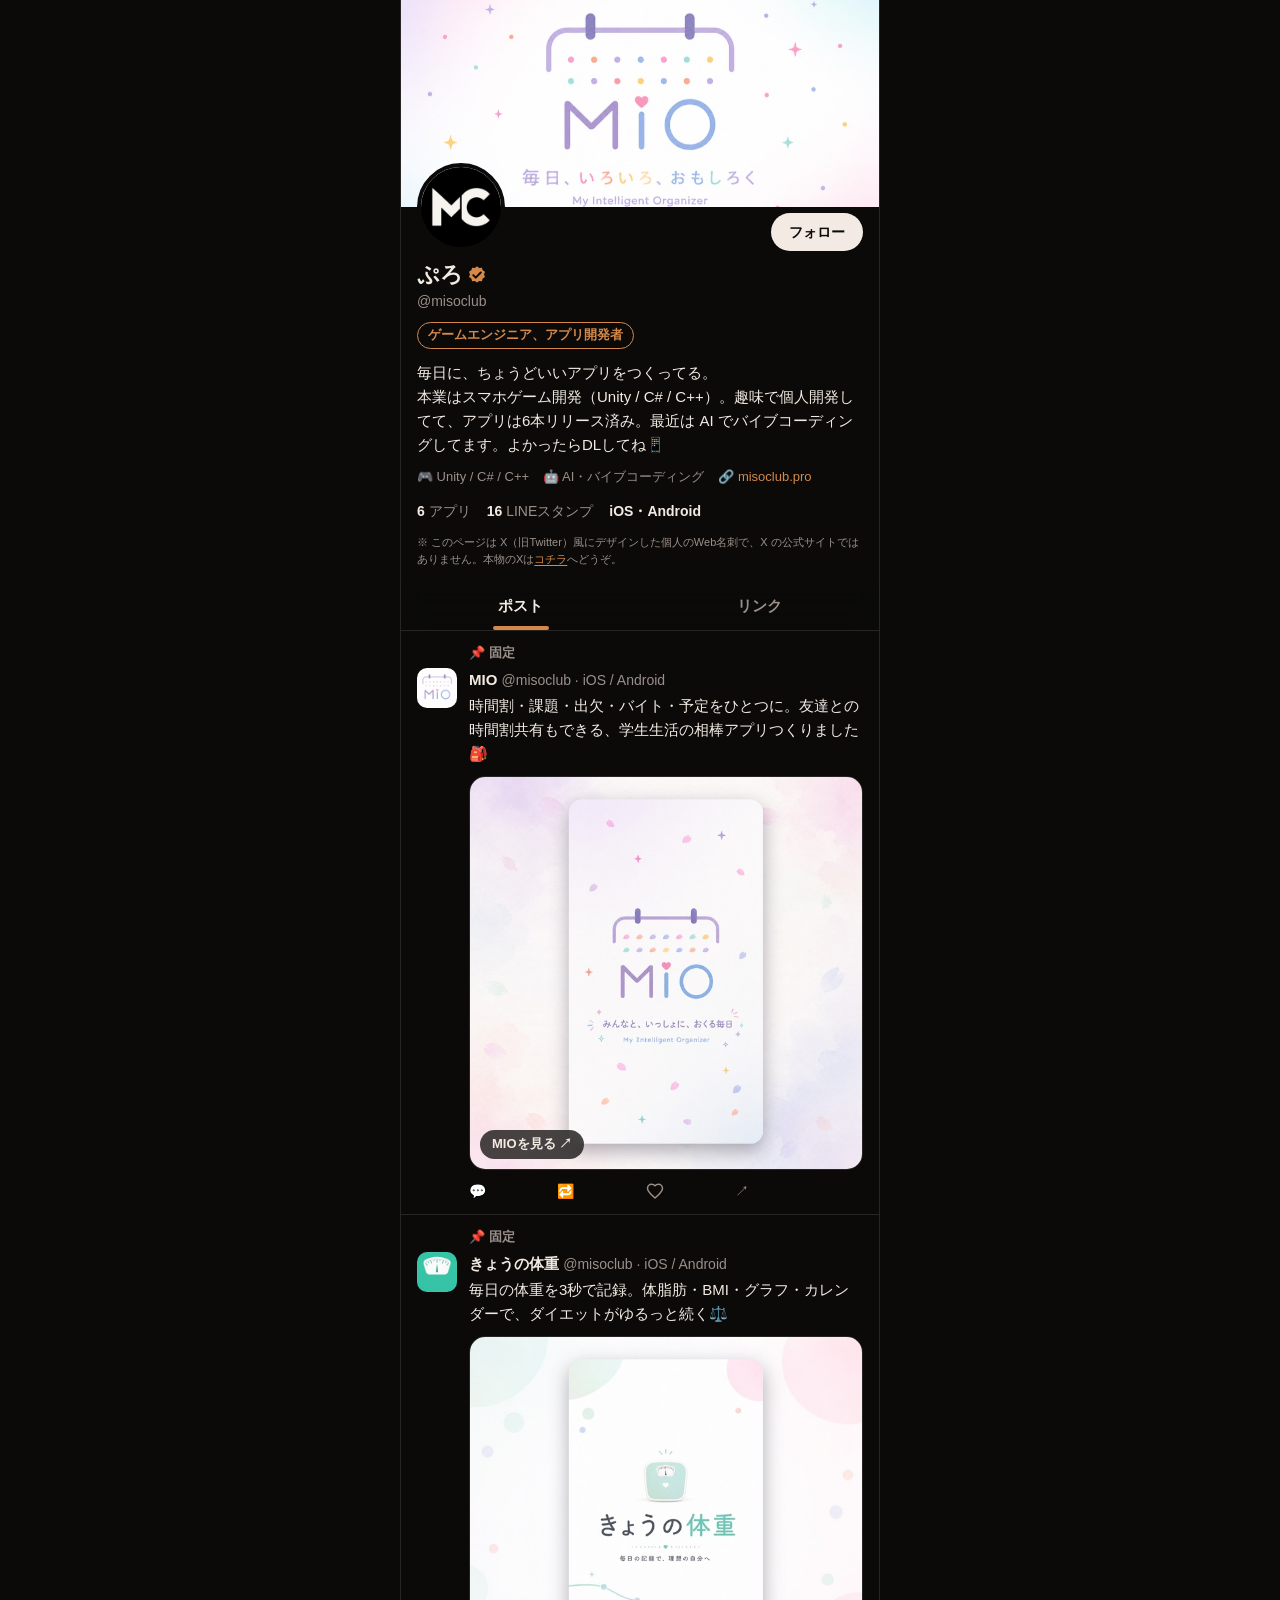
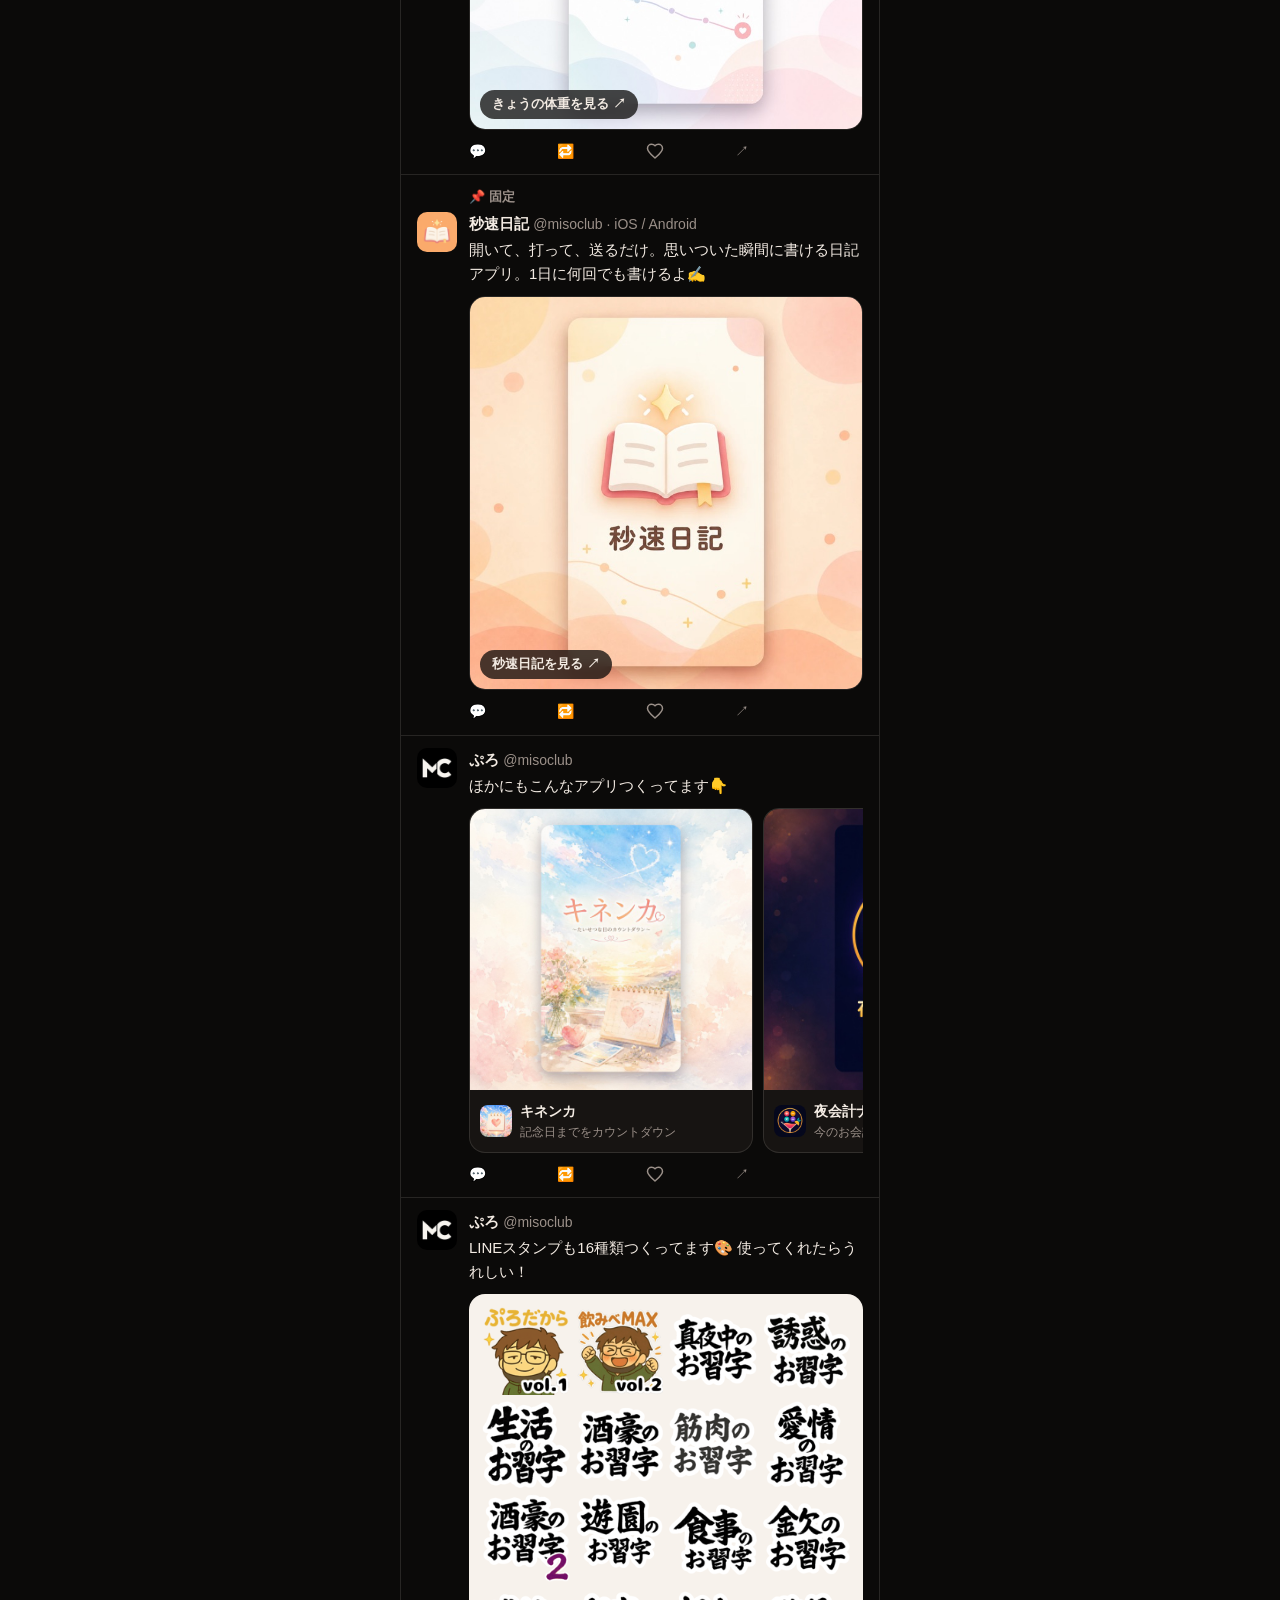
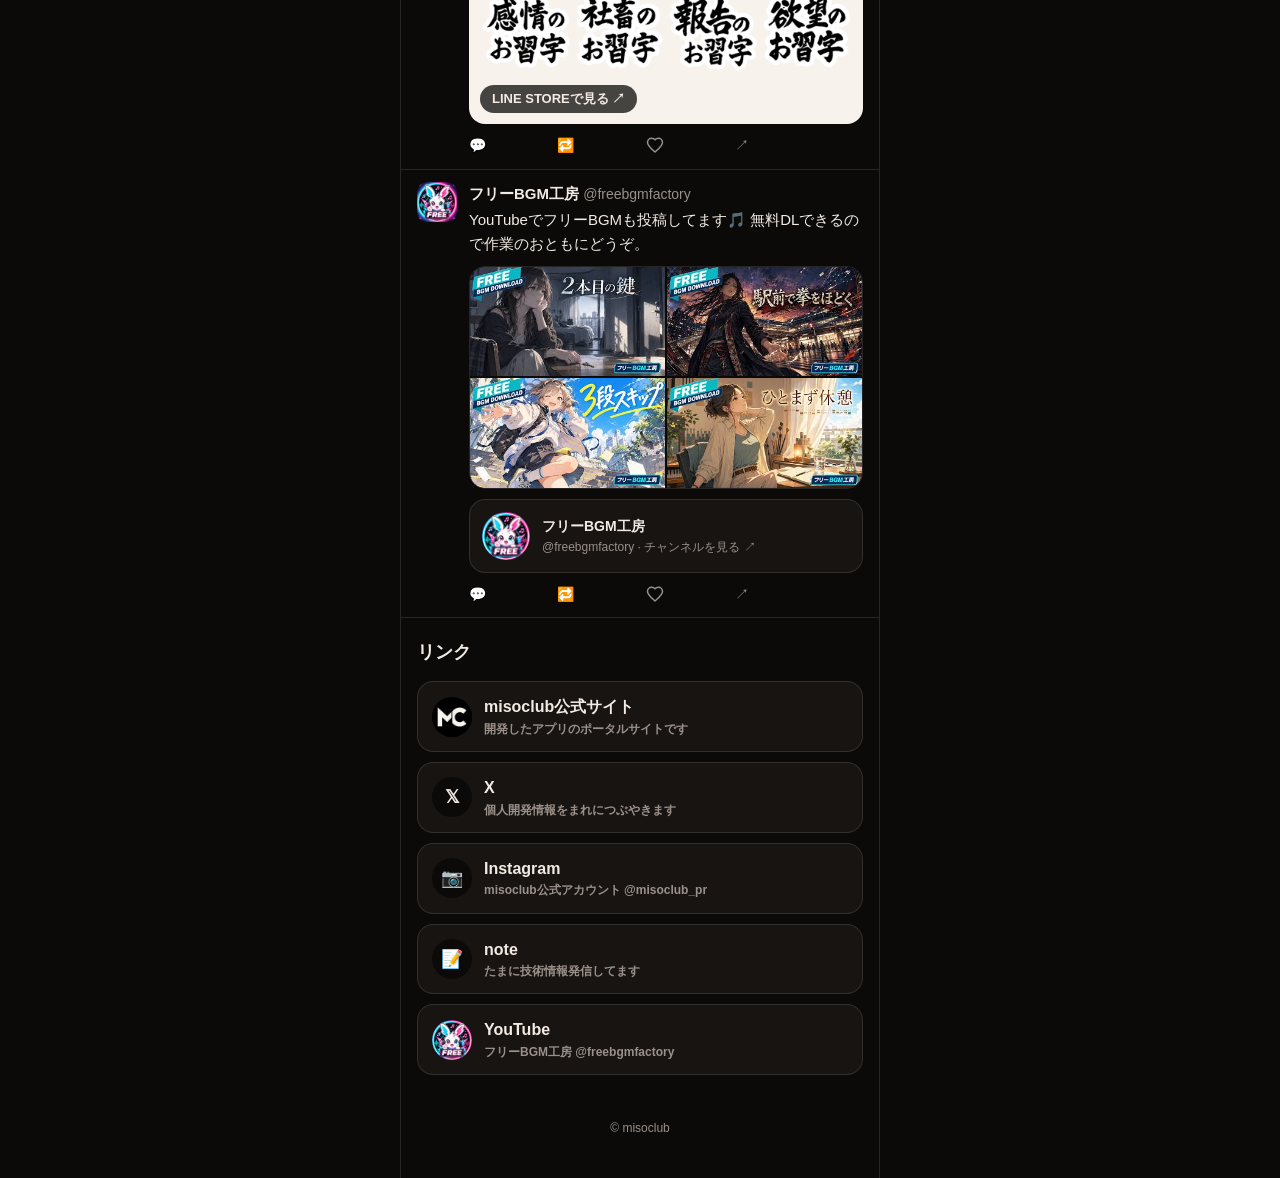
<file: docs/index.html>
<!DOCTYPE html>
<html lang="ja">
  <head>
    <meta charset="UTF-8" />
    <meta name="viewport" content="width=device-width, initial-scale=1.0, viewport-fit=cover" />
    <meta name="theme-color" content="#0b0a09" />
    <title>ぷろ (misoclub) | Web名刺</title>
    <meta name="description" content="ゲームエンジニア、アプリ開発者 ぷろ（misoclub）のWeb名刺です。" />
    <link rel="icon" href="./assets/avatar.png" />
    <link rel="stylesheet" href="./style.css" />
  </head>
  <body>
    <main class="app">
      <!-- ヘッダー -->
      <header class="cover">
        <img class="cover__img" src="./assets/header.jpg" alt="" />
      </header>

      <!-- プロフィール -->
      <section class="profile">
        <div class="profile__top">
          <img class="avatar" src="./assets/avatar.png" alt="misoclub のアイコン" width="96" height="96" />
          <a class="follow" href="https://x.com/misoclub_pr" target="_blank" rel="noopener">フォロー</a>
        </div>

        <h1 class="name">
          ぷろ
          <svg class="badge" viewBox="0 0 24 24" aria-label="認証済み"><path d="M12 1.5l2.6 2 3.3-.3.9 3.2 2.8 1.8-1.2 3.1 1.2 3.1-2.8 1.8-.9 3.2-3.3-.3-2.6 2-2.6-2-3.3.3-.9-3.2-2.8-1.8 1.2-3.1-1.2-3.1 2.8-1.8.9-3.2 3.3.3z"/><path class="badge__check" d="M7.5 12.2l3 3 6-6.2" /></svg>
        </h1>
        <p class="handle">@misoclub</p>
        <p class="role">ゲームエンジニア、アプリ開発者</p>

        <p class="bio">
          毎日に、ちょうどいいアプリをつくってる。<br />
          本業はスマホゲーム開発（Unity / C# / C++）。趣味で個人開発してて、アプリは6本リリース済み。最近は AI でバイブコーディングしてます。よかったらDLしてね📱
        </p>

        <ul class="meta">
          <li>🎮 Unity / C# / C++</li>
          <li>🤖 AI・バイブコーディング</li>
          <li>🔗 <a href="https://misoclub.pro/" target="_blank" rel="noopener">misoclub.pro</a></li>
        </ul>

        <ul class="stats">
          <li><strong data-count="6">6</strong> アプリ</li>
          <li><strong data-count="16">16</strong> LINEスタンプ</li>
          <li><strong>iOS・Android</strong></li>
        </ul>

        <p class="notice">※ このページは X（旧Twitter）風にデザインした個人のWeb名刺で、X の公式サイトではありません。本物のXは<a href="https://x.com/misoclub_pr" target="_blank" rel="noopener">コチラ</a>へどうぞ。</p>
      </section>

      <!-- タブ -->
      <nav class="tabs" role="tablist" aria-label="表示切り替え">
        <button class="tabs__item is-active" type="button" role="tab" aria-selected="true" aria-controls="panel-posts">ポスト</button>
        <button class="tabs__item" type="button" role="tab" aria-selected="false" aria-controls="panel-links">リンク</button>
      </nav>
      <div class="panel" id="panel-posts" role="tabpanel">

      <!-- タイムライン -->
      <section class="timeline" id="timeline" aria-label="タイムライン">
        <!-- 固定: MIO -->
        <article class="post reveal">
          <p class="post__pin">📌 固定</p>
          <div class="post__body">
            <img class="post__avatar" src="./assets/app-mio-icon.png" alt="" />
            <div class="post__main">
              <p class="post__head"><b>MIO</b> <span>@misoclub · iOS / Android</span></p>
              <p class="post__text">時間割・課題・出欠・バイト・予定をひとつに。友達との時間割共有もできる、学生生活の相棒アプリつくりました🎒</p>
              <a class="post__media" href="https://misoclub.pro/apps/mio/" target="_blank" rel="noopener">
                <img src="./assets/stage-mio.jpg" alt="MIO のアプリ画面" loading="lazy" />
                <span class="post__cta">MIOを見る ↗</span>
              </a>
              <ul class="post__actions"><li class="reply" role="button" aria-label="リプライ">💬</li><li class="repost" role="button" aria-label="リポスト"><span class="repost__icon">🔁</span></li><li class="like" role="button" aria-label="いいね"><svg viewBox="0 0 24 24" width="18" height="18"><path d="M12 21.35l-1.45-1.32C5.4 15.36 2 12.28 2 8.5 2 5.42 4.42 3 7.5 3c1.74 0 3.41.81 4.5 2.09C13.09 3.81 14.76 3 16.5 3 19.58 3 22 5.42 22 8.5c0 3.78-3.4 6.86-8.55 11.54L12 21.35z"/></svg></li><li class="share" role="button" aria-label="共有">↗</li></ul>
            </div>
          </div>
        </article>

        <!-- 固定: きょうの体重 -->
        <article class="post reveal">
          <p class="post__pin">📌 固定</p>
          <div class="post__body">
            <img class="post__avatar" src="./assets/app-taiju-log-icon.png" alt="" />
            <div class="post__main">
              <p class="post__head"><b>きょうの体重</b> <span>@misoclub · iOS / Android</span></p>
              <p class="post__text">毎日の体重を3秒で記録。体脂肪・BMI・グラフ・カレンダーで、ダイエットがゆるっと続く⚖️</p>
              <a class="post__media" href="https://misoclub.pro/apps/taiju-log/" target="_blank" rel="noopener">
                <img src="./assets/stage-weight.jpg" alt="きょうの体重 のアプリ画面" loading="lazy" />
                <span class="post__cta">きょうの体重を見る ↗</span>
              </a>
              <ul class="post__actions"><li class="reply" role="button" aria-label="リプライ">💬</li><li class="repost" role="button" aria-label="リポスト"><span class="repost__icon">🔁</span></li><li class="like" role="button" aria-label="いいね"><svg viewBox="0 0 24 24" width="18" height="18"><path d="M12 21.35l-1.45-1.32C5.4 15.36 2 12.28 2 8.5 2 5.42 4.42 3 7.5 3c1.74 0 3.41.81 4.5 2.09C13.09 3.81 14.76 3 16.5 3 19.58 3 22 5.42 22 8.5c0 3.78-3.4 6.86-8.55 11.54L12 21.35z"/></svg></li><li class="share" role="button" aria-label="共有">↗</li></ul>
            </div>
          </div>
        </article>

        <!-- 固定: 秒速日記 -->
        <article class="post reveal">
          <p class="post__pin">📌 固定</p>
          <div class="post__body">
            <img class="post__avatar" src="./assets/app-diary-icon.png" alt="" />
            <div class="post__main">
              <p class="post__head"><b>秒速日記</b> <span>@misoclub · iOS / Android</span></p>
              <p class="post__text">開いて、打って、送るだけ。思いついた瞬間に書ける日記アプリ。1日に何回でも書けるよ✍️</p>
              <a class="post__media" href="https://misoclub.pro/apps/diary/" target="_blank" rel="noopener">
                <img src="./assets/stage-diary.jpg" alt="秒速日記 のアプリ画面" loading="lazy" />
                <span class="post__cta">秒速日記を見る ↗</span>
              </a>
              <ul class="post__actions"><li class="reply" role="button" aria-label="リプライ">💬</li><li class="repost" role="button" aria-label="リポスト"><span class="repost__icon">🔁</span></li><li class="like" role="button" aria-label="いいね"><svg viewBox="0 0 24 24" width="18" height="18"><path d="M12 21.35l-1.45-1.32C5.4 15.36 2 12.28 2 8.5 2 5.42 4.42 3 7.5 3c1.74 0 3.41.81 4.5 2.09C13.09 3.81 14.76 3 16.5 3 19.58 3 22 5.42 22 8.5c0 3.78-3.4 6.86-8.55 11.54L12 21.35z"/></svg></li><li class="share" role="button" aria-label="共有">↗</li></ul>
            </div>
          </div>
        </article>

        <!-- ほかのアプリ -->
        <article class="post reveal">
          <div class="post__body">
            <img class="post__avatar" src="./assets/avatar.png" alt="" />
            <div class="post__main">
              <p class="post__head"><b>ぷろ</b> <span>@misoclub</span></p>
              <p class="post__text">ほかにもこんなアプリつくってます👇</p>
              <div class="apps">
                <a class="app-card" href="https://misoclub.pro/apps/kinenka/" target="_blank" rel="noopener">
                  <img src="./assets/stage-memory.jpg" alt="" loading="lazy" />
                  <span class="app-card__info">
                    <img src="./assets/app-kinenka-icon.png" alt="" />
                    <span><b>キネンカ</b><small>記念日までをカウントダウン</small></span>
                  </span>
                </a>
                <a class="app-card" href="https://misoclub.pro/apps/yorunabi/" target="_blank" rel="noopener">
                  <img src="./assets/stage-night.jpg" alt="" loading="lazy" />
                  <span class="app-card__info">
                    <img src="./assets/app-yorunabi-icon.png" alt="" />
                    <span><b>夜会計ナビ</b><small>今のお会計をリアルタイムに</small></span>
                  </span>
                </a>
                <a class="app-card" href="https://misoclub.pro/apps/nihon-tabinikki/" target="_blank" rel="noopener">
                  <img src="./assets/stage-travel.jpg" alt="" loading="lazy" />
                  <span class="app-card__info">
                    <img src="./assets/app-nihon-tabinikki-icon.png" alt="" />
                    <span><b>日本旅日記</b><small>日本の旅を記録しよう</small></span>
                  </span>
                </a>
              </div>
              <ul class="post__actions"><li class="reply" role="button" aria-label="リプライ">💬</li><li class="repost" role="button" aria-label="リポスト"><span class="repost__icon">🔁</span></li><li class="like" role="button" aria-label="いいね"><svg viewBox="0 0 24 24" width="18" height="18"><path d="M12 21.35l-1.45-1.32C5.4 15.36 2 12.28 2 8.5 2 5.42 4.42 3 7.5 3c1.74 0 3.41.81 4.5 2.09C13.09 3.81 14.76 3 16.5 3 19.58 3 22 5.42 22 8.5c0 3.78-3.4 6.86-8.55 11.54L12 21.35z"/></svg></li><li class="share" role="button" aria-label="共有">↗</li></ul>
            </div>
          </div>
        </article>

        <!-- LINEスタンプ -->
        <article class="post reveal">
          <div class="post__body">
            <img class="post__avatar" src="./assets/avatar.png" alt="" />
            <div class="post__main">
              <p class="post__head"><b>ぷろ</b> <span>@misoclub</span></p>
              <p class="post__text">LINEスタンプも16種類つくってます🎨 使ってくれたらうれしい！</p>
              <a class="stickers" href="https://store.line.me/stickershop/author/5284054/ja" target="_blank" rel="noopener">
                <span class="stickers__grid">
                  <img src="./assets/sticker-30316234.png" alt="ぷろスタンプ vol.1" loading="lazy" />
                  <img src="./assets/sticker-34249932.png" alt="ぷろスタンプ vol.2" loading="lazy" />
                  <img src="./assets/sticker-30316217.png" alt="" loading="lazy" />
                  <img src="./assets/sticker-30340379.png" alt="" loading="lazy" />
                  <img src="./assets/sticker-30364508.png" alt="" loading="lazy" />
                  <img src="./assets/sticker-30371473.png" alt="" loading="lazy" />
                  <img src="./assets/sticker-30389774.png" alt="" loading="lazy" />
                  <img src="./assets/sticker-30395086.png" alt="" loading="lazy" />
                  <img src="./assets/sticker-30555430.png" alt="" loading="lazy" />
                  <img src="./assets/sticker-30576888.png" alt="" loading="lazy" />
                  <img src="./assets/sticker-30785446.png" alt="" loading="lazy" />
                  <img src="./assets/sticker-30816167.png" alt="" loading="lazy" />
                  <img src="./assets/sticker-30839967.png" alt="" loading="lazy" />
                  <img src="./assets/sticker-30875118.png" alt="" loading="lazy" />
                  <img src="./assets/sticker-30910828.png" alt="" loading="lazy" />
                  <img src="./assets/sticker-30910912.png" alt="" loading="lazy" />
                </span>
                <span class="post__cta">LINE STOREで見る ↗</span>
              </a>
              <ul class="post__actions"><li class="reply" role="button" aria-label="リプライ">💬</li><li class="repost" role="button" aria-label="リポスト"><span class="repost__icon">🔁</span></li><li class="like" role="button" aria-label="いいね"><svg viewBox="0 0 24 24" width="18" height="18"><path d="M12 21.35l-1.45-1.32C5.4 15.36 2 12.28 2 8.5 2 5.42 4.42 3 7.5 3c1.74 0 3.41.81 4.5 2.09C13.09 3.81 14.76 3 16.5 3 19.58 3 22 5.42 22 8.5c0 3.78-3.4 6.86-8.55 11.54L12 21.35z"/></svg></li><li class="share" role="button" aria-label="共有">↗</li></ul>
            </div>
          </div>
        </article>

        <!-- YouTube -->
        <article class="post reveal">
          <div class="post__body">
            <img class="post__avatar" src="./assets/yt-channel.jpg" alt="" />
            <div class="post__main">
              <p class="post__head"><b>フリーBGM工房</b> <span>@freebgmfactory</span></p>
              <p class="post__text">YouTubeでフリーBGMも投稿してます🎵 無料DLできるので作業のおともにどうぞ。</p>
              <div class="videos">
                <a class="video" href="https://www.youtube.com/watch?v=UOMe3NK99bw" target="_blank" rel="noopener" aria-label="2本目の鍵">
                  <img src="./assets/yt-UOMe3NK99bw.jpg" alt="" loading="lazy" />
                </a>
                <a class="video" href="https://www.youtube.com/watch?v=W4VjChQyio0" target="_blank" rel="noopener" aria-label="駅前で拳をほどく">
                  <img src="./assets/yt-W4VjChQyio0.jpg" alt="" loading="lazy" />
                </a>
                <a class="video" href="https://www.youtube.com/watch?v=8STRlQEmpHo" target="_blank" rel="noopener" aria-label="3段スキップ">
                  <img src="./assets/yt-8STRlQEmpHo.jpg" alt="" loading="lazy" />
                </a>
                <a class="video" href="https://www.youtube.com/watch?v=uiNiEnXJay8" target="_blank" rel="noopener" aria-label="ひとまず休憩">
                  <img src="./assets/yt-uiNiEnXJay8.jpg" alt="" loading="lazy" />
                </a>
              </div>
              <a class="yt" href="https://www.youtube.com/@freebgmfactory" target="_blank" rel="noopener">
                <img class="yt__icon" src="./assets/yt-channel.jpg" alt="" />
                <span><b>フリーBGM工房</b><small>@freebgmfactory · チャンネルを見る ↗</small></span>
              </a>
              <ul class="post__actions"><li class="reply" role="button" aria-label="リプライ">💬</li><li class="repost" role="button" aria-label="リポスト"><span class="repost__icon">🔁</span></li><li class="like" role="button" aria-label="いいね"><svg viewBox="0 0 24 24" width="18" height="18"><path d="M12 21.35l-1.45-1.32C5.4 15.36 2 12.28 2 8.5 2 5.42 4.42 3 7.5 3c1.74 0 3.41.81 4.5 2.09C13.09 3.81 14.76 3 16.5 3 19.58 3 22 5.42 22 8.5c0 3.78-3.4 6.86-8.55 11.54L12 21.35z"/></svg></li><li class="share" role="button" aria-label="共有">↗</li></ul>
            </div>
          </div>
        </article>
      </section>

      <!-- リンク -->
      <section class="links" id="links" aria-label="リンク">
        <h2 class="links__title">リンク</h2>
        <a class="link reveal" href="https://misoclub.pro/" target="_blank" rel="noopener"><span class="link__icon"><img src="./assets/avatar.png" alt="" /></span><span>misoclub公式サイト<small>開発したアプリのポータルサイトです</small></span></a>
        <a class="link reveal" href="https://x.com/misoclub_pr" target="_blank" rel="noopener"><span class="link__icon">𝕏</span><span>X<small>個人開発情報をまれにつぶやきます</small></span></a>
        <a class="link reveal" href="https://www.instagram.com/misoclub_pr/" target="_blank" rel="noopener"><span class="link__icon">📷</span><span>Instagram<small>misoclub公式アカウント @misoclub_pr</small></span></a>
        <a class="link reveal" href="https://note.com/misoclub" target="_blank" rel="noopener"><span class="link__icon">📝</span><span>note<small>たまに技術情報発信してます</small></span></a>
        <a class="link reveal" href="https://www.youtube.com/@freebgmfactory" target="_blank" rel="noopener"><span class="link__icon"><img src="./assets/yt-channel.jpg" alt="" /></span><span>YouTube<small>フリーBGM工房 @freebgmfactory</small></span></a>
      </section>
      </div>

      <!-- リンクタブ（ポスト下のリンク一覧を script.js で複製） -->
      <div class="panel" id="panel-links" role="tabpanel" hidden></div>

      <footer class="footer">© misoclub</footer>
    </main>

    <script src="./script.js"></script>
  </body>
</html>
</file>
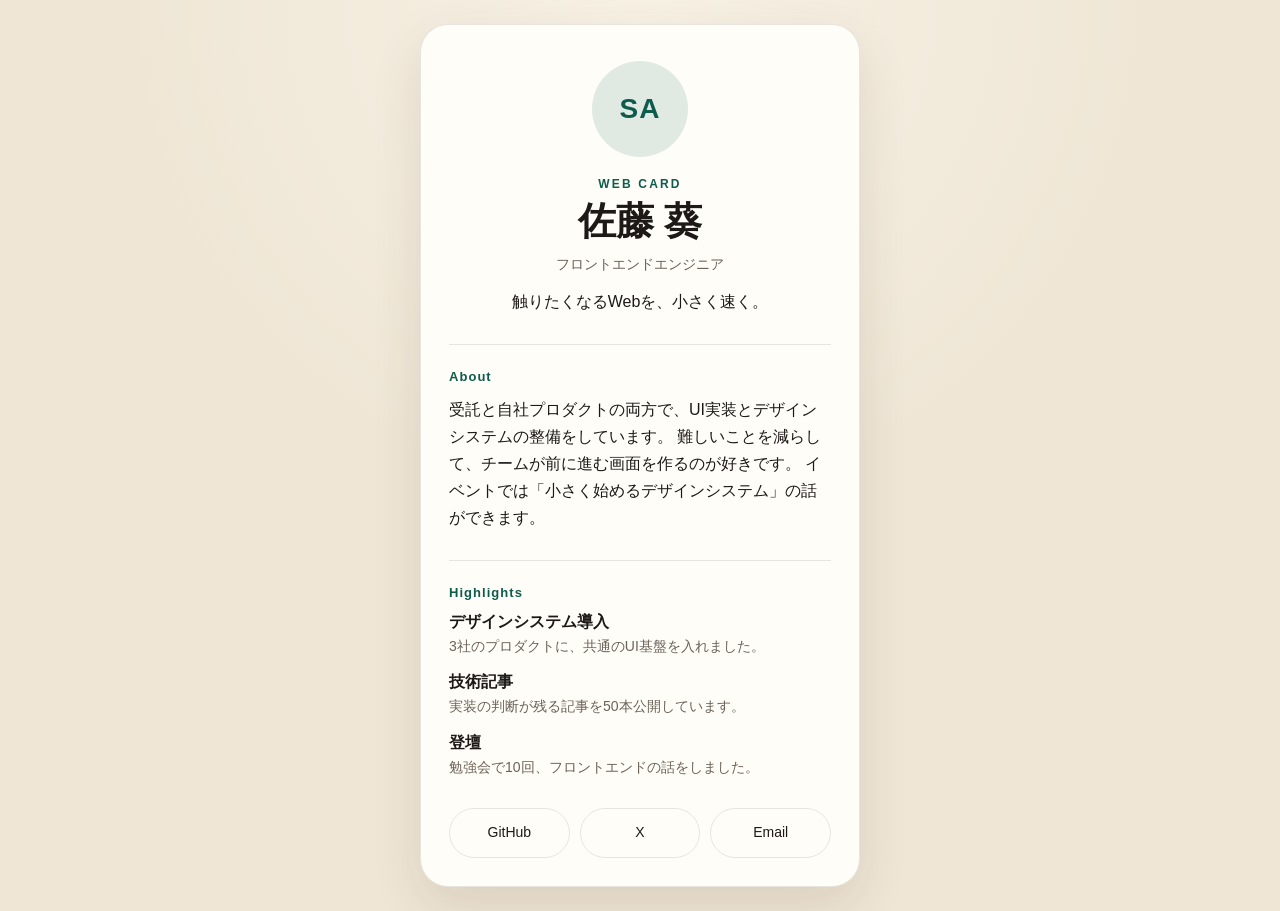
<file: examples/sample-card/index.html>
<!DOCTYPE html>
<html lang="ja">
  <head>
    <meta charset="UTF-8" />
    <meta name="viewport" content="width=device-width, initial-scale=1.0" />
    <title>佐藤 葵 | Web名刺</title>
    <meta name="description" content="佐藤 葵のWeb名刺です。" />
    <link rel="stylesheet" href="./style.css" />
  </head>
  <body>
    <main class="card">
      <header class="profile">
        <div class="avatar" aria-hidden="true">SA</div>
        <p class="kicker">Web Card</p>
        <h1>佐藤 葵</h1>
        <p class="role">フロントエンドエンジニア</p>
        <p class="tagline">触りたくなるWebを、小さく速く。</p>
      </header>

      <section class="section">
        <h2>About</h2>
        <p>
          受託と自社プロダクトの両方で、UI実装とデザインシステムの整備をしています。
          難しいことを減らして、チームが前に進む画面を作るのが好きです。
          イベントでは「小さく始めるデザインシステム」の話ができます。
        </p>
      </section>

      <section class="section">
        <h2>Highlights</h2>
        <ul class="highlights">
          <li>
            <strong>デザインシステム導入</strong>
            <span>3社のプロダクトに、共通のUI基盤を入れました。</span>
          </li>
          <li>
            <strong>技術記事</strong>
            <span>実装の判断が残る記事を50本公開しています。</span>
          </li>
          <li>
            <strong>登壇</strong>
            <span>勉強会で10回、フロントエンドの話をしました。</span>
          </li>
        </ul>
      </section>

      <nav class="links" aria-label="リンク">
        <a class="link" href="https://github.com/example" target="_blank" rel="noopener noreferrer">GitHub</a>
        <a class="link" href="https://x.com/example" target="_blank" rel="noopener noreferrer">X</a>
        <a class="link" href="#" data-copy="aoi@example.com">Email</a>
      </nav>
    </main>

    <p class="hint" id="copy-hint" hidden>コピーしました</p>
    <script src="./script.js"></script>
  </body>
</html>
</file>
<file: docs/style.css>
/* 色はここを変えると全体に反映されます */
:root {
  --bg: #0b0a09;
  --card: #171412;
  --text: #f3ebe3;
  --muted: #9b9089;
  --line: rgba(243, 235, 227, 0.12);
  --accent: #d4894a;
  --radius: 16px;
}

* {
  box-sizing: border-box;
}

html,
body {
  margin: 0;
  min-height: 100%;
}

body {
  background: var(--bg);
  color: var(--text);
  font-family: -apple-system, BlinkMacSystemFont, "Hiragino Sans", "Noto Sans JP", sans-serif;
  line-height: 1.6;
  -webkit-font-smoothing: antialiased;
}

a {
  color: inherit;
  text-decoration: none;
}

img {
  display: block;
  max-width: 100%;
}

.app {
  max-width: 480px;
  margin: 0 auto;
  border-inline: 1px solid var(--line);
  min-height: 100vh;
  overflow: hidden;
}

/* ---------- ヘッダー ---------- */
.cover {
  aspect-ratio: 3 / 1.3;
  overflow: hidden;
  background: var(--card);
}

.cover__img {
  width: 100%;
  height: 100%;
  object-fit: cover;
  animation: coverIn 1.2s ease-out both;
}

@keyframes coverIn {
  from { transform: scale(1.15); filter: blur(6px); opacity: 0; }
  to   { transform: scale(1); filter: blur(0); opacity: 1; }
}

/* ---------- プロフィール ---------- */
.profile {
  padding: 0 16px 16px;
}

.profile__top {
  display: flex;
  justify-content: space-between;
  align-items: flex-end;
  margin-top: -44px;
}

.avatar {
  width: 88px;
  height: 88px;
  border-radius: 50%;
  border: 4px solid var(--bg);
  background: var(--card);
  animation: pop 0.7s 0.4s cubic-bezier(0.34, 1.56, 0.64, 1) both;
}

@keyframes pop {
  from { transform: scale(0.3); opacity: 0; }
  to   { transform: scale(1); opacity: 1; }
}

.follow {
  padding: 8px 18px;
  border-radius: 999px;
  background: var(--text);
  color: var(--bg);
  font-weight: 700;
  font-size: 14px;
  transition: transform 0.2s, background 0.2s;
}

.follow:active,
.follow:hover {
  background: var(--accent);
  transform: scale(0.96);
}

.name {
  display: flex;
  align-items: center;
  gap: 4px;
  margin: 10px 0 0;
  font-size: 22px;
  line-height: 1.3;
}

.badge {
  width: 20px;
  height: 20px;
  fill: var(--accent);
}

.badge__check {
  fill: none;
  stroke: var(--bg);
  stroke-width: 2.4;
  stroke-linecap: round;
  stroke-linejoin: round;
}

.handle {
  margin: 0;
  color: var(--muted);
  font-size: 14px;
}

.role {
  display: inline-block;
  margin: 10px 0 0;
  padding: 2px 10px;
  border-radius: 999px;
  border: 1px solid var(--accent);
  color: var(--accent);
  font-size: 13px;
  font-weight: 700;
}

.bio {
  margin: 12px 0 0;
  font-size: 15px;
}

.meta {
  display: flex;
  flex-wrap: wrap;
  gap: 4px 14px;
  margin: 10px 0 0;
  padding: 0;
  list-style: none;
  color: var(--muted);
  font-size: 13px;
}

.meta a {
  color: var(--accent);
}

.stats {
  display: flex;
  flex-wrap: wrap;
  gap: 4px 16px;
  margin: 12px 0 0;
  padding: 0;
  list-style: none;
  color: var(--muted);
  font-size: 14px;
}

.stats strong {
  color: var(--text);
}

.profile > * {
  animation: fadeUp 0.6s ease-out both;
}
.profile > :nth-child(2) { animation-delay: 0.5s; }
.profile > :nth-child(3) { animation-delay: 0.55s; }
.profile > :nth-child(4) { animation-delay: 0.6s; }
.profile > :nth-child(5) { animation-delay: 0.7s; }
.profile > :nth-child(6) { animation-delay: 0.8s; }
.profile > :nth-child(7) { animation-delay: 0.9s; }
.profile > :nth-child(8) { animation-delay: 1s; }

@keyframes fadeUp {
  from { transform: translateY(12px); opacity: 0; }
  to   { transform: translateY(0); opacity: 1; }
}

/* ---------- タブ ---------- */
.tabs {
  position: sticky;
  top: 0;
  z-index: 10;
  display: flex;
  border-bottom: 1px solid var(--line);
  background: rgba(11, 10, 9, 0.8);
  backdrop-filter: blur(12px);
  -webkit-backdrop-filter: blur(12px);
}

.tabs__item {
  position: relative;
  flex: 1;
  border: 0;
  background: none;
  font-family: inherit;
  cursor: pointer;
  padding: 14px 0;
  text-align: center;
  color: var(--muted);
  font-weight: 700;
  font-size: 15px;
  transition: color 0.2s;
}

.tabs__item.is-active {
  color: var(--text);
}

.tabs__item::after {
  content: "";
  position: absolute;
  left: 50%;
  bottom: 0;
  width: 56px;
  height: 4px;
  border-radius: 4px;
  background: var(--accent);
  transform: translateX(-50%) scaleX(0);
  transition: transform 0.3s;
}

.tabs__item.is-active::after {
  transform: translateX(-50%) scaleX(1);
}

/* ---------- ポスト ---------- */
.post {
  padding: 12px 16px;
  border-bottom: 1px solid var(--line);
  transition: background 0.2s;
}

.post:hover {
  background: rgba(243, 235, 227, 0.03);
}

.post__pin {
  margin: 0 0 4px 52px;
  color: var(--muted);
  font-size: 13px;
  font-weight: 700;
}

.post__body {
  display: flex;
  gap: 12px;
}

.post__avatar {
  flex: none;
  width: 40px;
  height: 40px;
  border-radius: 10px;
}

.post__main {
  flex: 1;
  min-width: 0;
}

.post__head {
  margin: 0;
  font-size: 15px;
  white-space: nowrap;
  overflow: hidden;
  text-overflow: ellipsis;
}

.post__head span {
  color: var(--muted);
  font-size: 14px;
}

.post__text {
  margin: 2px 0 0;
  font-size: 15px;
}

.post__media {
  position: relative;
  display: block;
  margin-top: 10px;
  border-radius: var(--radius);
  border: 1px solid var(--line);
  overflow: hidden;
  aspect-ratio: 1 / 1;
}

.post__media img {
  width: 100%;
  height: 100%;
  object-fit: cover;
  transition: transform 0.6s ease;
}

.post__media:hover img,
.post__media:active img {
  transform: scale(1.05);
}

.post__cta {
  position: absolute;
  left: 10px;
  bottom: 10px;
  padding: 4px 12px;
  border-radius: 999px;
  background: rgba(11, 10, 9, 0.75);
  backdrop-filter: blur(6px);
  -webkit-backdrop-filter: blur(6px);
  font-size: 13px;
  font-weight: 700;
}

.post__actions {
  display: flex;
  justify-content: space-between;
  max-width: 280px;
  margin: 10px 0 0;
  padding: 0;
  list-style: none;
  color: var(--muted);
  font-size: 14px;
}

.post__actions .like {
  cursor: pointer;
  display: flex;
  align-items: center;
  transition: transform 0.2s, color 0.2s;
}

.post__actions .like.is-liked {
  animation: heart 0.45s ease;
}

@keyframes heart {
  0%   { transform: scale(1); }
  40%  { transform: scale(1.6); }
  100% { transform: scale(1); }
}

/* ほかのアプリ（横スクロール） */
.apps {
  display: flex;
  gap: 10px;
  margin-top: 10px;
  overflow-x: auto;
  scroll-snap-type: x mandatory;
  scrollbar-width: none;
}

.apps::-webkit-scrollbar {
  display: none;
}

.app-card {
  flex: 0 0 72%;
  scroll-snap-align: start;
  border-radius: var(--radius);
  border: 1px solid var(--line);
  background: var(--card);
  overflow: hidden;
  transition: transform 0.2s;
}

.app-card:active {
  transform: scale(0.97);
}

.app-card > img {
  width: 100%;
  aspect-ratio: 1 / 1;
  object-fit: cover;
}

.app-card__info {
  display: flex;
  align-items: center;
  gap: 8px;
  padding: 10px;
}

.app-card__info img {
  width: 32px;
  height: 32px;
  border-radius: 8px;
}

.app-card__info b,
.yt b,
.link b {
  display: block;
  font-size: 14px;
}

.app-card__info small,
.yt small,
.link small {
  display: block;
  color: var(--muted);
  font-size: 12px;
}

/* LINEスタンプ */
.stickers {
  position: relative;
  display: block;
  margin-top: 10px;
  padding: 12px 12px 48px;
  border-radius: var(--radius);
  border: 1px solid var(--line);
  background: #f7f2ec;
}

.stickers__grid {
  display: grid;
  grid-template-columns: repeat(4, 1fr);
  gap: 6px;
}

.stickers__grid img {
  width: 100%;
  aspect-ratio: 1 / 1;
  object-fit: contain;
  transition: transform 0.3s cubic-bezier(0.34, 1.56, 0.64, 1);
}

.stickers.is-visible .stickers__grid img {
  animation: wobble 0.6s ease both;
}

.stickers__grid img:hover {
  transform: scale(1.2) rotate(-6deg);
}

@keyframes wobble {
  0%   { transform: scale(0) rotate(-20deg); }
  70%  { transform: scale(1.1) rotate(4deg); }
  100% { transform: scale(1) rotate(0); }
}

.stickers .post__cta {
  color: var(--text);
}

/* YouTube */
.videos {
  display: grid;
  grid-template-columns: 1fr 1fr;
  gap: 2px;
  margin-top: 10px;
  border-radius: var(--radius);
  border: 1px solid var(--line);
  overflow: hidden;
}

.video {
  position: relative;
  display: block;
  aspect-ratio: 16 / 9;
  overflow: hidden;
}

.video img {
  width: 100%;
  height: 100%;
  object-fit: cover;
  transition: transform 0.5s ease;
}

.video:hover img,
.video:active img {
  transform: scale(1.08);
}

.yt {
  display: flex;
  align-items: center;
  gap: 12px;
  margin-top: 10px;
  padding: 12px;
  border-radius: var(--radius);
  border: 1px solid var(--line);
  background: var(--card);
  transition: border-color 0.2s;
}

.yt:hover {
  border-color: #ff3b30;
}

.yt__play {
  display: grid;
  place-items: center;
  flex: none;
  width: 48px;
  height: 34px;
  border-radius: 10px;
  background: #ff3b30;
  color: #fff;
  font-size: 14px;
}

/* ---------- リンク ---------- */
.links {
  display: grid;
  gap: 10px;
  padding: 20px 16px;
}

.links__title {
  margin: 0 0 4px;
  font-size: 18px;
}

.link {
  display: flex;
  align-items: center;
  gap: 12px;
  padding: 12px 14px;
  border-radius: var(--radius);
  border: 1px solid var(--line);
  background: var(--card);
  font-weight: 700;
  transition: transform 0.2s, border-color 0.2s;
}

.link:hover,
.link:active {
  border-color: var(--accent);
  transform: translateX(4px);
}

.link__icon {
  display: grid;
  place-items: center;
  flex: none;
  width: 40px;
  height: 40px;
  border-radius: 50%;
  background: var(--bg);
  font-size: 18px;
}

.footer {
  padding: 24px 16px 40px;
  text-align: center;
  color: var(--muted);
  font-size: 12px;
}

/* ---------- スクロール入場 ---------- */
.reveal {
  opacity: 0;
  transform: translateY(24px);
  transition: opacity 0.6s ease, transform 0.6s ease;
}

.reveal.is-visible {
  opacity: 1;
  transform: none;
}

@media (prefers-reduced-motion: reduce) {
  *,
  *::before,
  *::after {
    animation: none !important;
    transition: none !important;
  }

  .reveal {
    opacity: 1;
    transform: none;
  }
}

.yt__icon {
  flex: none;
  width: 48px;
  height: 48px;
  border-radius: 50%;
}

.link__icon img {
  width: 100%;
  height: 100%;
  border-radius: 50%;
}

.post__actions .like svg {
  display: block;
  overflow: visible;
}

.post__actions .like path {
  fill: transparent;
  stroke: #9b9089;
  stroke-width: 2;
  stroke-linejoin: round;
}

.post__actions .like.is-liked path {
  fill: #f0577a;
  stroke: #f0577a;
}

/* ---------- タブパネル ---------- */
.panel {
  min-height: 100vh;
}

.panel:not([hidden]) {
  animation: panelIn 0.35s ease-out both;
}

@keyframes panelIn {
  from { opacity: 0; transform: translateX(12px); }
  to   { opacity: 1; transform: none; }
}

/* ---------- 投稿下ボタンの反応 ---------- */
.repost__icon {
  display: inline-block;
}

.post__actions li {
  position: relative;
  cursor: pointer;
  user-select: none;
  -webkit-tap-highlight-color: transparent;
  transition: transform 0.15s;
}

.post__actions li:active {
  transform: scale(0.85);
}

.post__actions .repost.is-spinning .repost__icon {
  animation: spin 0.6s cubic-bezier(0.34, 1.56, 0.64, 1);
}

@keyframes spin {
  to { transform: rotate(360deg); }
}

.bubble {
  position: absolute;
  bottom: calc(100% + 6px);
  left: 50%;
  z-index: 5;
  padding: 4px 10px;
  border-radius: 999px;
  background: var(--accent);
  color: var(--bg);
  font-size: 12px;
  font-weight: 700;
  white-space: nowrap;
  pointer-events: none;
  animation: bubbleUp 1.6s ease-out forwards;
}

.post__actions li:first-child .bubble {
  left: 0;
  transform: none;
}

.post__actions li:last-child .bubble {
  left: auto;
  right: 0;
}

@keyframes bubbleUp {
  0%   { opacity: 0; translate: -50% 6px; scale: 0.6; }
  15%  { opacity: 1; translate: -50% 0; scale: 1.05; }
  25%  { scale: 1; }
  80%  { opacity: 1; translate: -50% -6px; }
  100% { opacity: 0; translate: -50% -14px; }
}

.post__actions li:first-child .bubble,
.post__actions li:last-child .bubble {
  animation-name: bubbleUpEdge;
}

@keyframes bubbleUpEdge {
  0%   { opacity: 0; translate: 0 6px; scale: 0.6; }
  15%  { opacity: 1; translate: 0 0; scale: 1.05; }
  25%  { scale: 1; }
  80%  { opacity: 1; translate: 0 -6px; }
  100% { opacity: 0; translate: 0 -14px; }
}

.notice {
  margin: 12px 0 0;
  color: var(--muted);
  font-size: 11px;
  line-height: 1.5;
  opacity: 0.75;
}

.notice a {
  color: var(--accent);
  text-decoration: underline;
  text-underline-offset: 2px;
}
</file>
<file: examples/sample-card/style.css>
:root {
  --bg: #efe6d6;
  --card: #fffdf8;
  --text: #1c1917;
  --muted: #6b6258;
  --line: rgba(28, 25, 23, 0.1);
  --accent: #0d5c4c;
  --accent-soft: rgba(13, 92, 76, 0.12);
  --shadow: 0 20px 50px rgba(70, 52, 28, 0.12);
  --radius: 28px;
  --font: "Hiragino Mincho ProN", "Yu Mincho", "Noto Serif JP", serif;
  --font-sans: "Hiragino Sans", "Noto Sans JP", "Yu Gothic", sans-serif;
}

* {
  box-sizing: border-box;
}

html,
body {
  margin: 0;
  min-height: 100%;
}

body {
  min-height: 100dvh;
  display: grid;
  place-items: center;
  padding: 24px 16px;
  color: var(--text);
  background:
    radial-gradient(circle at top, #f7f1e4 0%, transparent 46%),
    var(--bg);
  font-family: var(--font-sans);
}

.card {
  width: min(440px, 100%);
  padding: 36px 28px 28px;
  border: 1px solid var(--line);
  border-radius: var(--radius);
  background: var(--card);
  box-shadow: var(--shadow);
}

.profile {
  text-align: center;
}

.avatar {
  display: grid;
  place-items: center;
  width: 96px;
  height: 96px;
  margin: 0 auto 20px;
  border-radius: 50%;
  color: var(--accent);
  background: var(--accent-soft);
  font-size: 28px;
  font-weight: 700;
  letter-spacing: 0.04em;
}

.kicker {
  margin: 0 0 8px;
  color: var(--accent);
  font-size: 12px;
  font-weight: 700;
  letter-spacing: 0.18em;
  text-transform: uppercase;
}

h1,
h2,
p,
ul {
  margin: 0;
}

h1 {
  font-family: var(--font);
  font-size: clamp(30px, 7vw, 38px);
  font-weight: 600;
  line-height: 1.2;
}

.role,
.tagline,
.section p,
.highlights span,
.link {
  line-height: 1.7;
}

.role {
  margin-top: 8px;
  color: var(--muted);
  font-size: 14px;
}

.tagline {
  margin-top: 12px;
  font-size: 16px;
}

.section {
  margin-top: 28px;
  padding-top: 24px;
  border-top: 1px solid var(--line);
}

h2 {
  margin-bottom: 12px;
  color: var(--accent);
  font-size: 13px;
  letter-spacing: 0.08em;
}

.highlights {
  display: grid;
  gap: 14px;
  padding: 0;
  list-style: none;
}

.highlights li {
  display: grid;
  gap: 2px;
}

.highlights span {
  color: var(--muted);
  font-size: 14px;
}

.links {
  display: flex;
  flex-wrap: wrap;
  gap: 10px;
  margin-top: 28px;
}

.link {
  flex: 1 1 30%;
  padding: 12px 10px;
  border: 1px solid var(--line);
  border-radius: 999px;
  color: var(--text);
  background: transparent;
  font-size: 14px;
  text-align: center;
  text-decoration: none;
}

.link:hover,
.link:focus-visible {
  border-color: var(--accent);
  color: var(--accent);
  outline: none;
}

.hint {
  position: fixed;
  bottom: 20px;
  left: 50%;
  padding: 10px 16px;
  border-radius: 999px;
  color: #fffdf8;
  background: var(--accent);
  font-size: 13px;
  transform: translateX(-50%);
}

.hint[hidden] {
  display: none;
}

@media (max-width: 360px) {
  .card {
    padding: 28px 20px 22px;
  }

  .link {
    flex-basis: 100%;
  }
}
</file>
